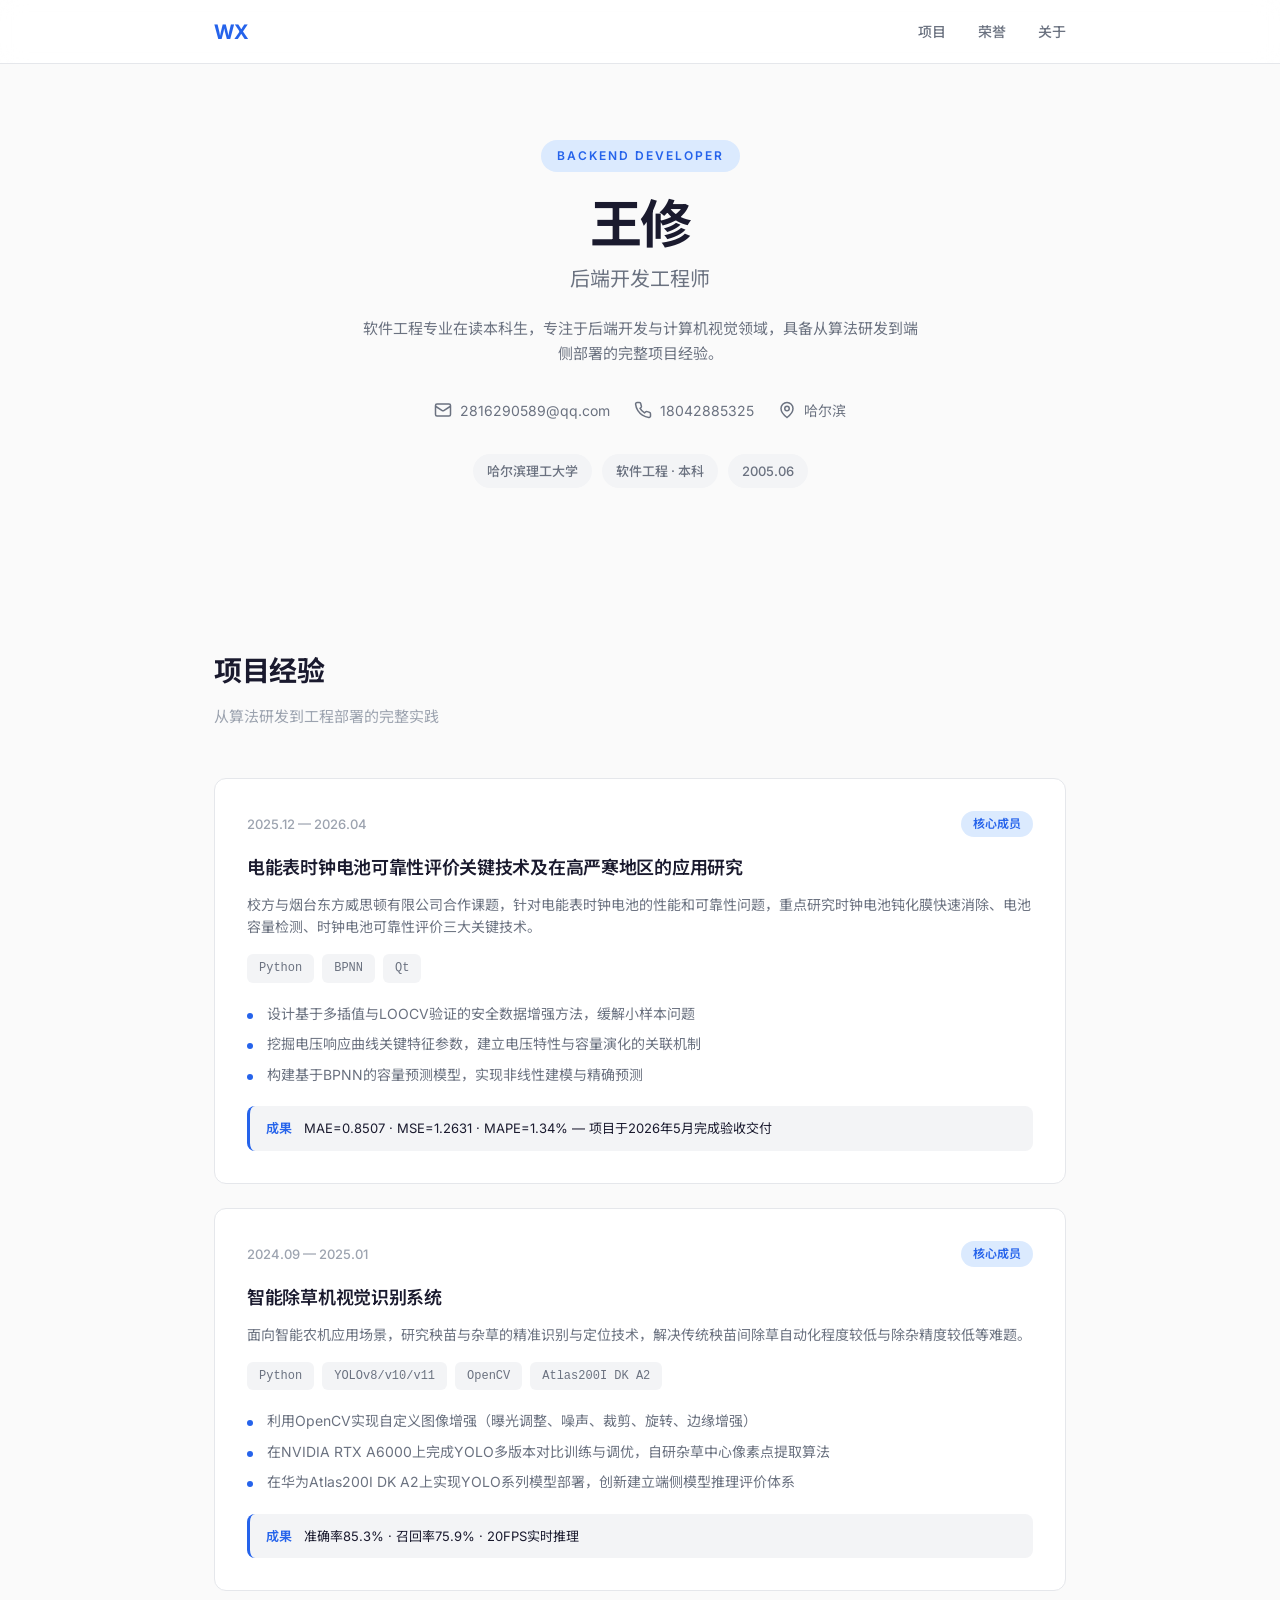
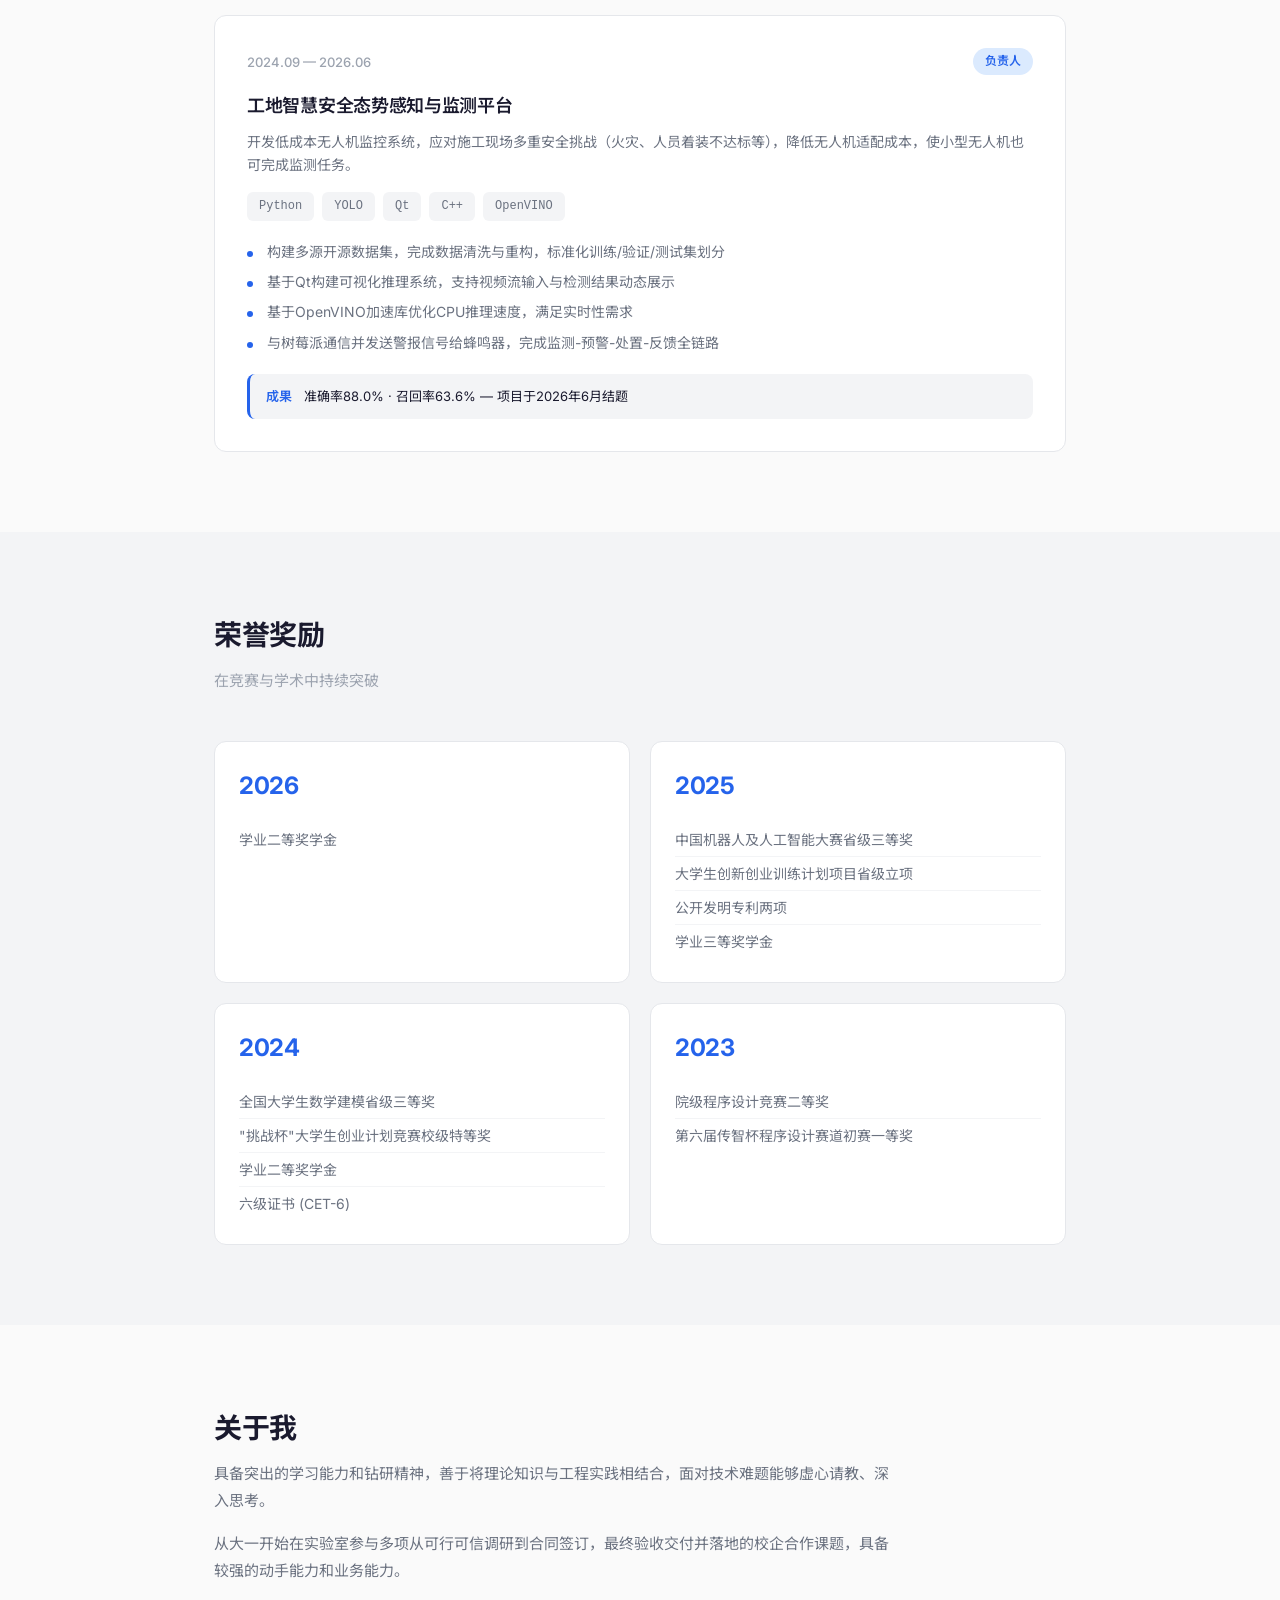
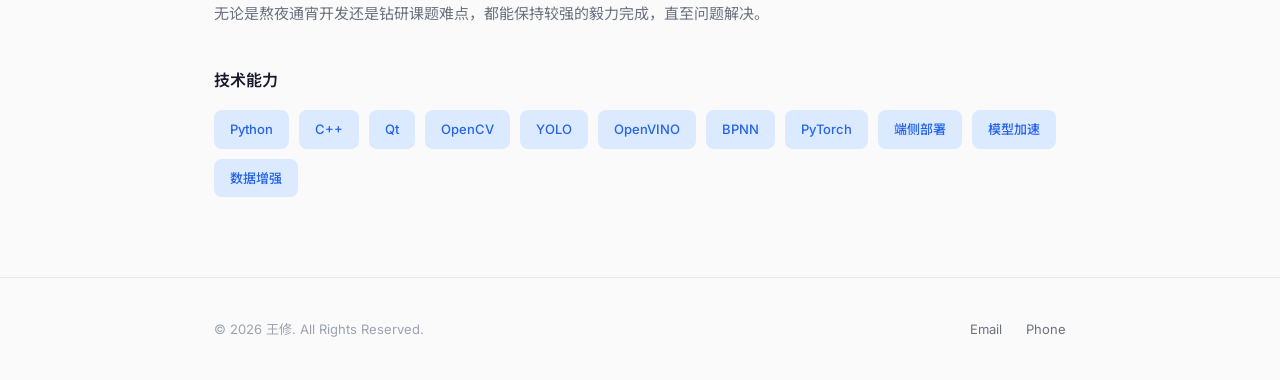
<file: test/output/index.html>
<!DOCTYPE html>
<html lang="zh-CN">
<head>
    <meta charset="UTF-8">
    <meta name="viewport" content="width=device-width, initial-scale=1.0">
    <title>王修 - 个人主页</title>
    <link rel="stylesheet" href="css/style.css">
    <link rel="preconnect" href="https://fonts.googleapis.com">
    <link rel="preconnect" href="https://fonts.gstatic.com" crossorigin>
    <link href="https://fonts.googleapis.com/css2?family=Inter:wght@300;400;500;600;700&family=Noto+Sans+SC:wght@300;400;500;600;700&display=swap" rel="stylesheet">
</head>
<body>

<nav class="navbar">
    <div class="container nav-inner">
        <a href="#hero" class="nav-logo">WX</a>
        <ul class="nav-links">
            <li><a href="#projects">项目</a></li>
            <li><a href="#honors">荣誉</a></li>
            <li><a href="#about">关于</a></li>
        </ul>
        <button class="nav-toggle" aria-label="Toggle menu">
            <span></span><span></span><span></span>
        </button>
    </div>
</nav>

<section id="hero" class="hero">
    <div class="container">
        <div class="hero-tag">Backend Developer</div>
        <h1 class="hero-name">王修</h1>
        <p class="hero-title">后端开发工程师</p>
        <p class="hero-bio">软件工程专业在读本科生，专注于后端开发与计算机视觉领域，具备从算法研发到端侧部署的完整项目经验。</p>
        <div class="hero-contact">
            <a href="mailto:2816290589@qq.com" class="contact-item">
                <svg width="18" height="18" viewBox="0 0 24 24" fill="none" stroke="currentColor" stroke-width="2"><rect x="2" y="4" width="20" height="16" rx="2"/><path d="m22 7-8.97 5.7a1.94 1.94 0 0 1-2.06 0L2 7"/></svg>
                2816290589@qq.com
            </a>
            <a href="tel:18042885325" class="contact-item">
                <svg width="18" height="18" viewBox="0 0 24 24" fill="none" stroke="currentColor" stroke-width="2"><path d="M22 16.92v3a2 2 0 0 1-2.18 2 19.79 19.79 0 0 1-8.63-3.07 19.5 19.5 0 0 1-6-6 19.79 19.79 0 0 1-3.07-8.67A2 2 0 0 1 4.11 2h3a2 2 0 0 1 2 1.72 12.84 12.84 0 0 0 .7 2.81 2 2 0 0 1-.45 2.11L8.09 9.91a16 16 0 0 0 6 6l1.27-1.27a2 2 0 0 1 2.11-.45 12.84 12.84 0 0 0 2.81.7A2 2 0 0 1 22 16.92z"/></svg>
                18042885325
            </a>
            <span class="contact-item">
                <svg width="18" height="18" viewBox="0 0 24 24" fill="none" stroke="currentColor" stroke-width="2"><path d="M20 10c0 6-8 12-8 12s-8-6-8-12a8 8 0 0 1 16 0Z"/><circle cx="12" cy="10" r="3"/></svg>
                哈尔滨
            </span>
        </div>
        <div class="hero-meta">
            <span class="meta-badge">哈尔滨理工大学</span>
            <span class="meta-badge">软件工程 · 本科</span>
            <span class="meta-badge">2005.06</span>
        </div>
    </div>
</section>

<section id="projects" class="section">
    <div class="container">
        <h2 class="section-title">项目经验</h2>
        <p class="section-subtitle">从算法研发到工程部署的完整实践</p>

        <div class="projects-grid">
            <article class="project-card">
                <div class="project-header">
                    <span class="project-period">2025.12 — 2026.04</span>
                    <span class="project-role">核心成员</span>
                </div>
                <h3 class="project-name">电能表时钟电池可靠性评价关键技术及在高严寒地区的应用研究</h3>
                <p class="project-bg">校方与烟台东方威思顿有限公司合作课题，针对电能表时钟电池的性能和可靠性问题，重点研究时钟电池钝化膜快速消除、电池容量检测、时钟电池可靠性评价三大关键技术。</p>
                <div class="project-tech">
                    <span>Python</span><span>BPNN</span><span>Qt</span>
                </div>
                <ul class="project-details">
                    <li>设计基于多插值与LOOCV验证的安全数据增强方法，缓解小样本问题</li>
                    <li>挖掘电压响应曲线关键特征参数，建立电压特性与容量演化的关联机制</li>
                    <li>构建基于BPNN的容量预测模型，实现非线性建模与精确预测</li>
                </ul>
                <div class="project-result">
                    <span class="result-label">成果</span>
                    MAE=0.8507 · MSE=1.2631 · MAPE=1.34% — 项目于2026年5月完成验收交付
                </div>
            </article>

            <article class="project-card">
                <div class="project-header">
                    <span class="project-period">2024.09 — 2025.01</span>
                    <span class="project-role">核心成员</span>
                </div>
                <h3 class="project-name">智能除草机视觉识别系统</h3>
                <p class="project-bg">面向智能农机应用场景，研究秧苗与杂草的精准识别与定位技术，解决传统秧苗间除草自动化程度较低与除杂精度较低等难题。</p>
                <div class="project-tech">
                    <span>Python</span><span>YOLOv8/v10/v11</span><span>OpenCV</span><span>Atlas200I DK A2</span>
                </div>
                <ul class="project-details">
                    <li>利用OpenCV实现自定义图像增强（曝光调整、噪声、裁剪、旋转、边缘增强）</li>
                    <li>在NVIDIA RTX A6000上完成YOLO多版本对比训练与调优，自研杂草中心像素点提取算法</li>
                    <li>在华为Atlas200I DK A2上实现YOLO系列模型部署，创新建立端侧模型推理评价体系</li>
                </ul>
                <div class="project-result">
                    <span class="result-label">成果</span>
                    准确率85.3% · 召回率75.9% · 20FPS实时推理
                </div>
            </article>

            <article class="project-card">
                <div class="project-header">
                    <span class="project-period">2024.09 — 2026.06</span>
                    <span class="project-role">负责人</span>
                </div>
                <h3 class="project-name">工地智慧安全态势感知与监测平台</h3>
                <p class="project-bg">开发低成本无人机监控系统，应对施工现场多重安全挑战（火灾、人员着装不达标等），降低无人机适配成本，使小型无人机也可完成监测任务。</p>
                <div class="project-tech">
                    <span>Python</span><span>YOLO</span><span>Qt</span><span>C++</span><span>OpenVINO</span>
                </div>
                <ul class="project-details">
                    <li>构建多源开源数据集，完成数据清洗与重构，标准化训练/验证/测试集划分</li>
                    <li>基于Qt构建可视化推理系统，支持视频流输入与检测结果动态展示</li>
                    <li>基于OpenVINO加速库优化CPU推理速度，满足实时性需求</li>
                    <li>与树莓派通信并发送警报信号给蜂鸣器，完成监测-预警-处置-反馈全链路</li>
                </ul>
                <div class="project-result">
                    <span class="result-label">成果</span>
                    准确率88.0% · 召回率63.6% — 项目于2026年6月结题
                </div>
            </article>
        </div>
    </div>
</section>

<section id="honors" class="section section-alt">
    <div class="container">
        <h2 class="section-title">荣誉奖励</h2>
        <p class="section-subtitle">在竞赛与学术中持续突破</p>

        <div class="honors-grid">
            <div class="honor-card">
                <div class="honor-year">2026</div>
                <span class="honor-item">学业二等奖学金</span>
            </div>
            <div class="honor-card">
                <div class="honor-year">2025</div>
                <span class="honor-item">中国机器人及人工智能大赛省级三等奖</span>
                <span class="honor-item">大学生创新创业训练计划项目省级立项</span>
                <span class="honor-item">公开发明专利两项</span>
                <span class="honor-item">学业三等奖学金</span>
            </div>
            <div class="honor-card">
                <div class="honor-year">2024</div>
                <span class="honor-item">全国大学生数学建模省级三等奖</span>
                <span class="honor-item">"挑战杯"大学生创业计划竞赛校级特等奖</span>
                <span class="honor-item">学业二等奖学金</span>
                <span class="honor-item">六级证书 (CET-6)</span>
            </div>
            <div class="honor-card">
                <div class="honor-year">2023</div>
                <span class="honor-item">院级程序设计竞赛二等奖</span>
                <span class="honor-item">第六届传智杯程序设计赛道初赛一等奖</span>
            </div>
        </div>
    </div>
</section>

<section id="about" class="section">
    <div class="container">
        <h2 class="section-title">关于我</h2>
        <div class="about-content">
            <p>具备突出的学习能力和钻研精神，善于将理论知识与工程实践相结合，面对技术难题能够虚心请教、深入思考。</p>
            <p>从大一开始在实验室参与多项从可行可信调研到合同签订，最终验收交付并落地的校企合作课题，具备较强的动手能力和业务能力。</p>
            <p>无论是熬夜通宵开发还是钻研课题难点，都能保持较强的毅力完成，直至问题解决。</p>
        </div>

        <div class="skill-tags">
            <h3 class="skill-tags-title">技术能力</h3>
            <div class="tags">
                <span class="tag">Python</span>
                <span class="tag">C++</span>
                <span class="tag">Qt</span>
                <span class="tag">OpenCV</span>
                <span class="tag">YOLO</span>
                <span class="tag">OpenVINO</span>
                <span class="tag">BPNN</span>
                <span class="tag">PyTorch</span>
                <span class="tag">端侧部署</span>
                <span class="tag">模型加速</span>
                <span class="tag">数据增强</span>
            </div>
        </div>
    </div>
</section>

<footer class="footer">
    <div class="container">
        <p>&copy; 2026 王修. All Rights Reserved.</p>
        <div class="footer-links">
            <a href="mailto:2816290589@qq.com">Email</a>
            <a href="tel:18042885325">Phone</a>
        </div>
    </div>
</footer>

<script src="js/main.js"></script>
</body>
</html>
</file>
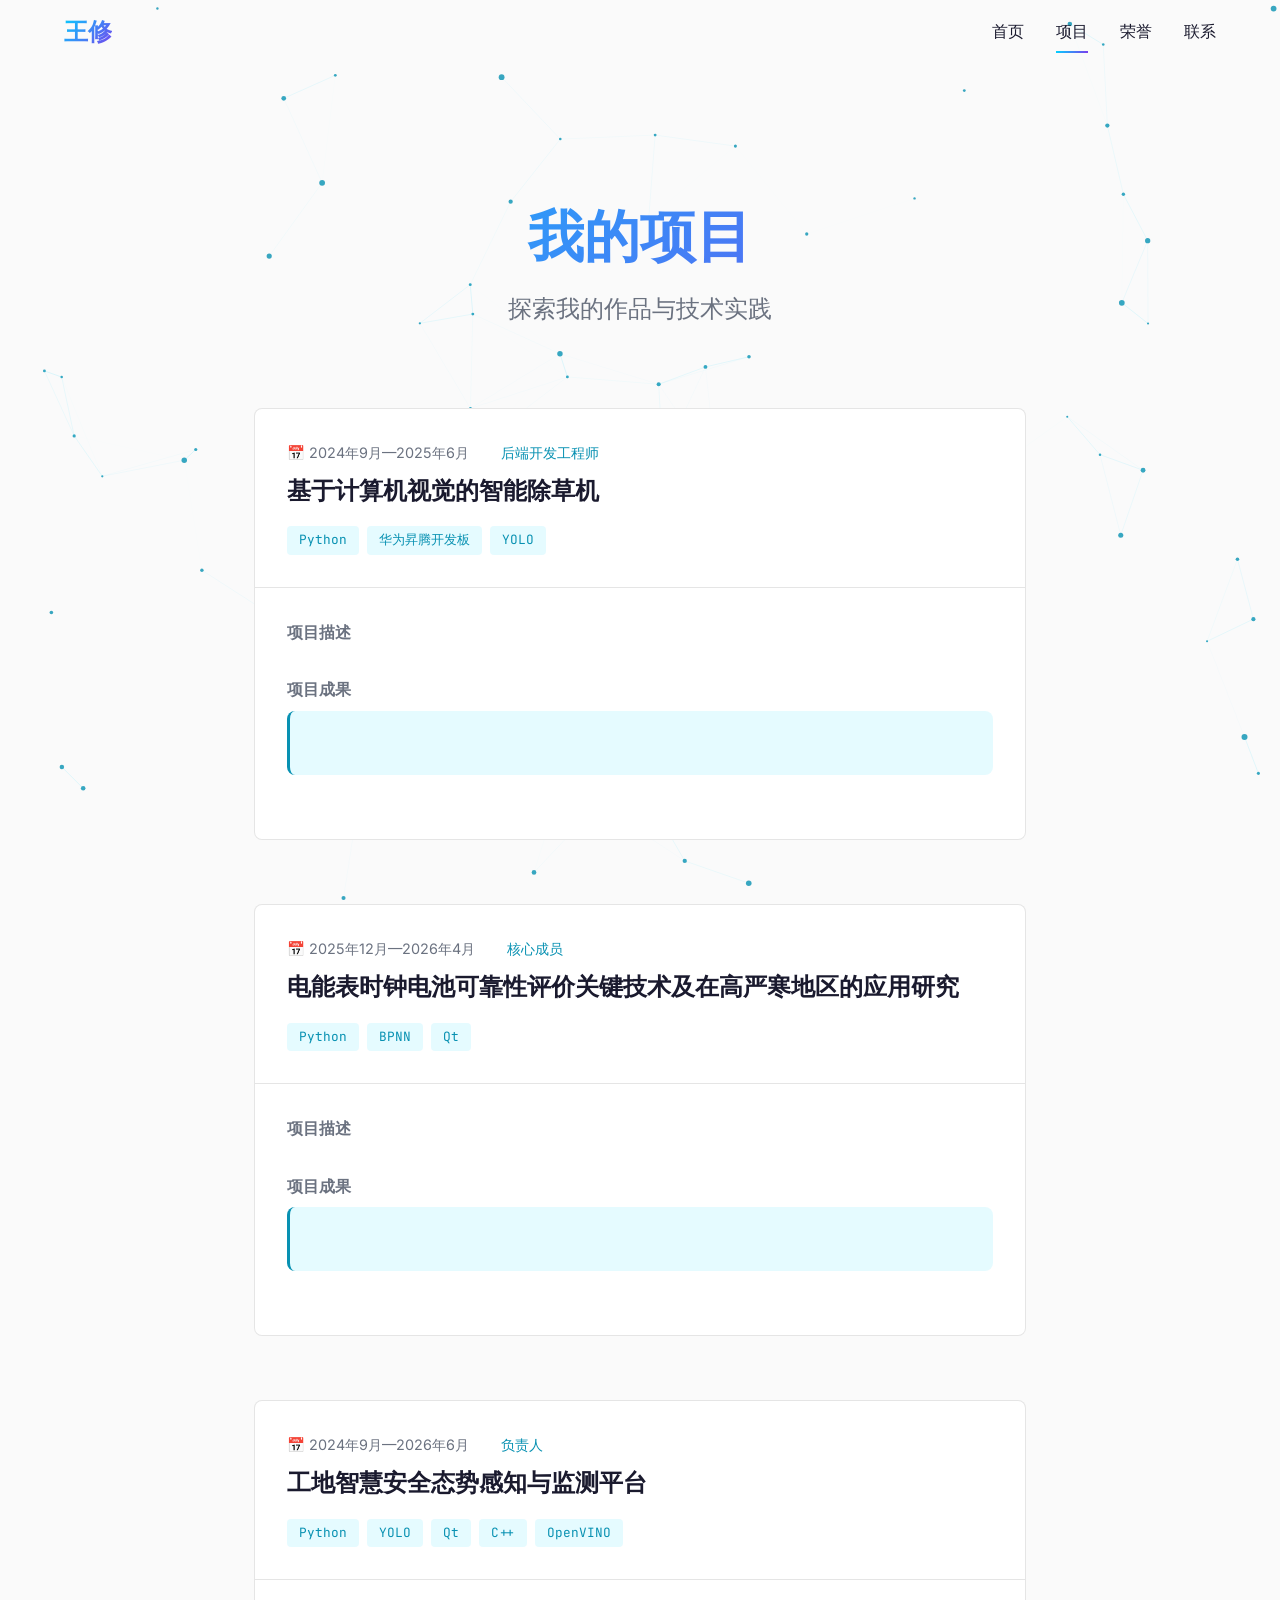
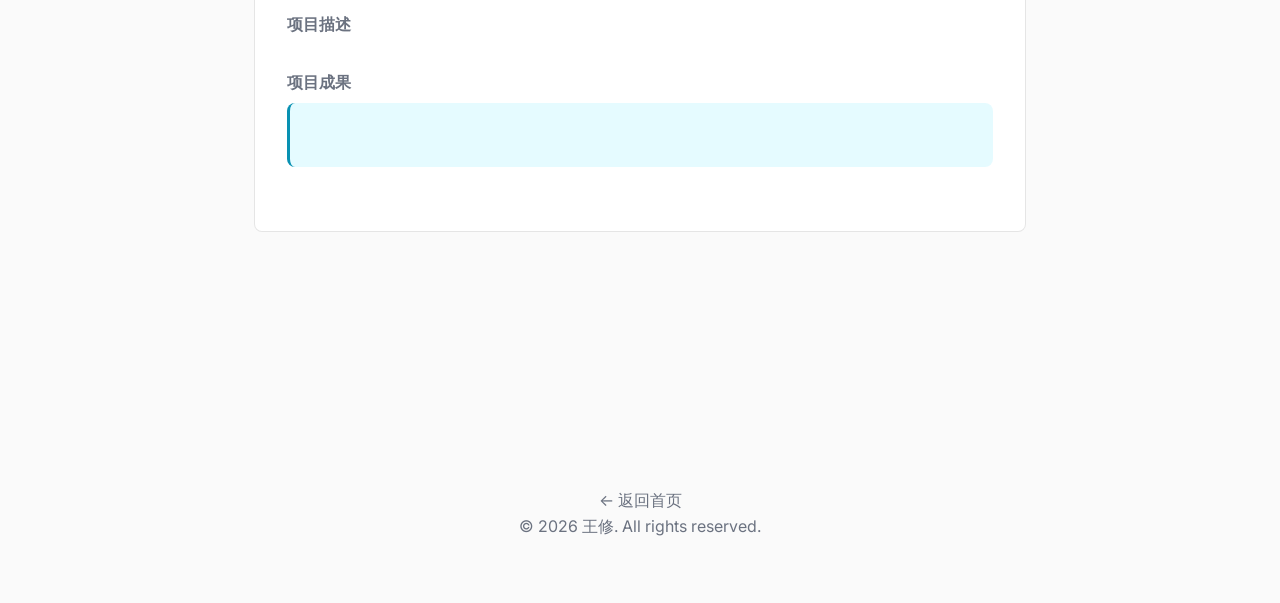
<file: my_homepage/projects.html>
<!DOCTYPE html>
<html lang="zh-CN">
<head>
  <meta charset="UTF-8">
  <meta name="viewport" content="width=device-width, initial-scale=1.0">
  <title>项目作品 - 王修</title>
  <link rel="stylesheet" href="css/themes.css">
  <link rel="stylesheet" href="css/style.css">
  <link rel="stylesheet" href="css/animations.css">
</head>
<body>
  <canvas id="particles-canvas" style="position: fixed; top: 0; left: 0; width: 100%; height: 100%; z-index: 0; pointer-events: none;"></canvas>

  <nav class="nav">
    <a href="index.html" class="nav-logo">王修</a>
    <div class="nav-links">
      <a href="index.html" class="nav-link">首页</a>
      <a href="projects.html" class="nav-link active">项目</a>
      <a href="honors.html" class="nav-link">荣誉</a>
      <a href="index.html#contact" class="nav-link">联系</a>
    </div>
  </nav>

  <section class="projects-header">
    <h1 class="hero-title scroll-animate">我的项目</h1>
    <p class="hero-subtitle scroll-animate stagger-1">探索我的作品与技术实践</p>
  </section>

  <section class="projects-container">
      <div class="project-detail-card scroll-animate">
        <div class="project-header">
          <div class="project-meta">
            <span>📅 2024年9月—2025年6月</span>
            <span class="project-role">后端开发工程师</span>
          </div>
          <h2 class="project-title-large">基于计算机视觉的智能除草机</h2>
          <div class="project-tech-stack">
            <span class="project-tag">Python</span><span class="project-tag">华为昇腾开发板</span><span class="project-tag">YOLO</span>
          </div>
        </div>
        <div class="project-body">
          <div class="project-section">
            <h3 class="project-section-title">项目描述</h3>
            <p class="project-section-content"></p>
          </div>
          <div class="project-section">
            <h3 class="project-section-title">项目成果</h3>
            <div class="project-result-box">
              <p></p>
            </div>
          </div>
        </div>
      </div>
      <div class="project-detail-card scroll-animate">
        <div class="project-header">
          <div class="project-meta">
            <span>📅 2025年12月—2026年4月</span>
            <span class="project-role">核心成员</span>
          </div>
          <h2 class="project-title-large">电能表时钟电池可靠性评价关键技术及在高严寒地区的应用研究</h2>
          <div class="project-tech-stack">
            <span class="project-tag">Python</span><span class="project-tag">BPNN</span><span class="project-tag">Qt</span>
          </div>
        </div>
        <div class="project-body">
          <div class="project-section">
            <h3 class="project-section-title">项目描述</h3>
            <p class="project-section-content"></p>
          </div>
          <div class="project-section">
            <h3 class="project-section-title">项目成果</h3>
            <div class="project-result-box">
              <p></p>
            </div>
          </div>
        </div>
      </div>
      <div class="project-detail-card scroll-animate">
        <div class="project-header">
          <div class="project-meta">
            <span>📅 2024年9月—2026年6月</span>
            <span class="project-role">负责人</span>
          </div>
          <h2 class="project-title-large">工地智慧安全态势感知与监测平台</h2>
          <div class="project-tech-stack">
            <span class="project-tag">Python</span><span class="project-tag">YOLO</span><span class="project-tag">Qt</span><span class="project-tag">C++</span><span class="project-tag">OpenVINO</span>
          </div>
        </div>
        <div class="project-body">
          <div class="project-section">
            <h3 class="project-section-title">项目描述</h3>
            <p class="project-section-content"></p>
          </div>
          <div class="project-section">
            <h3 class="project-section-title">项目成果</h3>
            <div class="project-result-box">
              <p></p>
            </div>
          </div>
        </div>
      </div>
  </section>

  <footer style="text-align: center; padding: var(--spacing-lg); color: var(--color-text-secondary);">
    <a href="index.html">← 返回首页</a>
    <p>&copy; 2026 王修. All rights reserved.</p>
  </footer>

  <script type="module" src="js/main.js"></script>
</body>
</html>
</file>
<file: test/output/css/style.css>
*, *::before, *::after {
    margin: 0;
    padding: 0;
    box-sizing: border-box;
}

:root {
    --bg: #fafafa;
    --bg-alt: #f3f4f6;
    --surface: #ffffff;
    --text: #1a1a2e;
    --text-secondary: #6b7280;
    --text-tertiary: #9ca3af;
    --accent: #2563eb;
    --accent-light: #dbeafe;
    --border: #e5e7eb;
    --border-light: #f3f4f6;
    --shadow-sm: 0 1px 2px rgba(0,0,0,0.05);
    --shadow-md: 0 4px 6px -1px rgba(0,0,0,0.07), 0 2px 4px -2px rgba(0,0,0,0.05);
    --shadow-lg: 0 10px 15px -3px rgba(0,0,0,0.08), 0 4px 6px -4px rgba(0,0,0,0.04);
    --radius: 12px;
    --radius-sm: 8px;
    --max-width: 900px;
    --nav-height: 64px;
}

html {
    scroll-behavior: smooth;
    scroll-padding-top: var(--nav-height);
}

body {
    font-family: 'Inter', 'Noto Sans SC', -apple-system, BlinkMacSystemFont, sans-serif;
    background: var(--bg);
    color: var(--text);
    line-height: 1.7;
    font-size: 15px;
    -webkit-font-smoothing: antialiased;
    -moz-osx-font-smoothing: grayscale;
}

.container {
    max-width: var(--max-width);
    margin: 0 auto;
    padding: 0 24px;
}

.navbar {
    position: fixed;
    top: 0;
    left: 0;
    right: 0;
    height: var(--nav-height);
    background: rgba(255,255,255,0.85);
    backdrop-filter: blur(12px);
    -webkit-backdrop-filter: blur(12px);
    border-bottom: 1px solid var(--border);
    z-index: 100;
    transition: box-shadow 0.3s;
}

.navbar.scrolled {
    box-shadow: var(--shadow-sm);
}

.nav-inner {
    display: flex;
    align-items: center;
    justify-content: space-between;
    height: 100%;
}

.nav-logo {
    font-size: 20px;
    font-weight: 700;
    color: var(--accent);
    text-decoration: none;
    letter-spacing: -0.5px;
}

.nav-links {
    display: flex;
    list-style: none;
    gap: 32px;
}

.nav-links a {
    text-decoration: none;
    color: var(--text-secondary);
    font-size: 14px;
    font-weight: 500;
    transition: color 0.2s;
}

.nav-links a:hover {
    color: var(--accent);
}

.nav-toggle {
    display: none;
    flex-direction: column;
    gap: 5px;
    background: none;
    border: none;
    cursor: pointer;
    padding: 4px;
}

.nav-toggle span {
    width: 22px;
    height: 2px;
    background: var(--text);
    border-radius: 2px;
    transition: all 0.3s;
}

.nav-toggle.active span:nth-child(1) {
    transform: rotate(45deg) translate(5px, 5px);
}

.nav-toggle.active span:nth-child(2) {
    opacity: 0;
}

.nav-toggle.active span:nth-child(3) {
    transform: rotate(-45deg) translate(5px, -5px);
}

.hero {
    padding: 140px 0 80px;
    text-align: center;
}

.hero-tag {
    display: inline-block;
    font-size: 12px;
    font-weight: 600;
    letter-spacing: 2px;
    text-transform: uppercase;
    color: var(--accent);
    background: var(--accent-light);
    padding: 6px 16px;
    border-radius: 20px;
    margin-bottom: 24px;
}

.hero-name {
    font-size: 52px;
    font-weight: 700;
    letter-spacing: -2px;
    color: var(--text);
    margin-bottom: 8px;
    line-height: 1.1;
}

.hero-title {
    font-size: 20px;
    font-weight: 400;
    color: var(--text-secondary);
    margin-bottom: 20px;
}

.hero-bio {
    font-size: 15px;
    color: var(--text-secondary);
    max-width: 560px;
    margin: 0 auto 32px;
    line-height: 1.7;
}

.hero-contact {
    display: flex;
    justify-content: center;
    flex-wrap: wrap;
    gap: 24px;
    margin-bottom: 32px;
}

.contact-item {
    display: inline-flex;
    align-items: center;
    gap: 8px;
    color: var(--text-secondary);
    text-decoration: none;
    font-size: 14px;
    transition: color 0.2s;
}

a.contact-item:hover {
    color: var(--accent);
}

.hero-meta {
    display: flex;
    justify-content: center;
    flex-wrap: wrap;
    gap: 10px;
}

.meta-badge {
    font-size: 13px;
    color: var(--text-secondary);
    background: var(--bg-alt);
    padding: 6px 14px;
    border-radius: 20px;
    font-weight: 500;
}

.section {
    padding: 80px 0;
}

.section-alt {
    background: var(--bg-alt);
}

.section-title {
    font-size: 28px;
    font-weight: 700;
    letter-spacing: -0.5px;
    margin-bottom: 8px;
    color: var(--text);
}

.section-subtitle {
    font-size: 15px;
    color: var(--text-tertiary);
    margin-bottom: 48px;
}

.projects-grid {
    display: flex;
    flex-direction: column;
    gap: 24px;
}

.project-card {
    background: var(--surface);
    border: 1px solid var(--border);
    border-radius: var(--radius);
    padding: 32px;
    transition: box-shadow 0.3s, transform 0.3s;
}

.project-card:hover {
    box-shadow: var(--shadow-lg);
    transform: translateY(-2px);
}

.project-header {
    display: flex;
    justify-content: space-between;
    align-items: center;
    margin-bottom: 16px;
}

.project-period {
    font-size: 13px;
    color: var(--text-tertiary);
    font-weight: 500;
}

.project-role {
    font-size: 12px;
    font-weight: 600;
    color: var(--accent);
    background: var(--accent-light);
    padding: 3px 12px;
    border-radius: 20px;
}

.project-name {
    font-size: 18px;
    font-weight: 600;
    color: var(--text);
    margin-bottom: 10px;
    letter-spacing: -0.3px;
}

.project-bg {
    font-size: 14px;
    color: var(--text-secondary);
    margin-bottom: 16px;
    line-height: 1.6;
}

.project-tech {
    display: flex;
    flex-wrap: wrap;
    gap: 8px;
    margin-bottom: 20px;
}

.project-tech span {
    font-size: 12px;
    font-weight: 500;
    color: var(--text-secondary);
    background: var(--bg-alt);
    padding: 4px 12px;
    border-radius: 6px;
    font-family: 'SF Mono', 'Fira Code', 'Consolas', monospace;
}

.project-details {
    list-style: none;
    padding: 0;
    margin-bottom: 20px;
}

.project-details li {
    position: relative;
    padding-left: 20px;
    font-size: 14px;
    color: var(--text-secondary);
    margin-bottom: 8px;
    line-height: 1.6;
}

.project-details li::before {
    content: '';
    position: absolute;
    left: 0;
    top: 10px;
    width: 6px;
    height: 6px;
    background: var(--accent);
    border-radius: 50%;
}

.project-result {
    font-size: 13px;
    color: var(--text);
    background: var(--bg-alt);
    padding: 12px 16px;
    border-radius: var(--radius-sm);
    line-height: 1.6;
    border-left: 3px solid var(--accent);
}

.result-label {
    font-weight: 600;
    color: var(--accent);
    margin-right: 8px;
}

.honors-grid {
    display: grid;
    grid-template-columns: repeat(2, 1fr);
    gap: 20px;
}

.honor-card {
    background: var(--surface);
    border: 1px solid var(--border);
    border-radius: var(--radius);
    padding: 24px;
}

.honor-year {
    font-size: 24px;
    font-weight: 700;
    color: var(--accent);
    margin-bottom: 16px;
    letter-spacing: -0.5px;
}

.honor-item {
    display: block;
    font-size: 14px;
    color: var(--text-secondary);
    padding: 6px 0;
    border-bottom: 1px solid var(--border-light);
    line-height: 1.5;
}

.honor-item:last-child {
    border-bottom: none;
}

.about-content {
    max-width: 680px;
}

.about-content p {
    font-size: 15px;
    color: var(--text-secondary);
    margin-bottom: 16px;
    line-height: 1.8;
}

.skill-tags {
    margin-top: 40px;
}

.skill-tags-title {
    font-size: 16px;
    font-weight: 600;
    color: var(--text);
    margin-bottom: 16px;
}

.tags {
    display: flex;
    flex-wrap: wrap;
    gap: 10px;
}

.tag {
    font-size: 13px;
    font-weight: 500;
    color: var(--accent);
    background: var(--accent-light);
    padding: 8px 16px;
    border-radius: 8px;
    transition: background 0.2s, transform 0.2s;
    cursor: default;
}

.tag:hover {
    background: #bfdbfe;
    transform: translateY(-1px);
}

.footer {
    padding: 40px 0;
    border-top: 1px solid var(--border);
    text-align: center;
}

.footer .container {
    display: flex;
    justify-content: space-between;
    align-items: center;
}

.footer p {
    font-size: 13px;
    color: var(--text-tertiary);
}

.footer-links {
    display: flex;
    gap: 24px;
}

.footer-links a {
    font-size: 13px;
    color: var(--text-secondary);
    text-decoration: none;
    transition: color 0.2s;
}

.footer-links a:hover {
    color: var(--accent);
}

@media (max-width: 768px) {
    .hero {
        padding: 120px 0 60px;
    }

    .hero-name {
        font-size: 38px;
    }

    .hero-title {
        font-size: 17px;
    }

    .section {
        padding: 60px 0;
    }

    .section-title {
        font-size: 24px;
    }

    .project-card {
        padding: 24px;
    }

    .honors-grid {
        grid-template-columns: 1fr;
    }

    .nav-links {
        position: fixed;
        top: var(--nav-height);
        left: 0;
        right: 0;
        background: var(--surface);
        flex-direction: column;
        gap: 0;
        padding: 16px 24px;
        border-bottom: 1px solid var(--border);
        transform: translateY(-110%);
        opacity: 0;
        transition: all 0.3s;
        box-shadow: var(--shadow-md);
    }

    .nav-links.active {
        transform: translateY(0);
        opacity: 1;
    }

    .nav-links a {
        display: block;
        padding: 12px 0;
        font-size: 15px;
    }

    .nav-toggle {
        display: flex;
    }

    .footer .container {
        flex-direction: column;
        gap: 12px;
    }
}

@media (max-width: 480px) {
    .hero-name {
        font-size: 32px;
    }

    .hero-contact {
        flex-direction: column;
        align-items: center;
        gap: 14px;
    }

    .project-header {
        flex-direction: column;
        align-items: flex-start;
        gap: 8px;
    }

    .project-name {
        font-size: 16px;
    }
}

.fade-in {
    opacity: 0;
    transform: translateY(20px);
    transition: opacity 0.6s ease-out, transform 0.6s ease-out;
}

.fade-in.visible {
    opacity: 1;
    transform: translateY(0);
}
</file>
<file: my_homepage/css/themes.css>
:root {
  --color-bg-primary: #0a0a0f;
  --color-bg-secondary: #1a1a2e;
  --color-text-primary: #ffffff;
  --color-text-secondary: #a0a0a0;
  --color-accent: #00d4ff;
  --gradient-primary: linear-gradient(135deg, #00d4ff 0%, #7c3aed 100%);
  --spacing-xs: 8px;
  --spacing-sm: 16px;
  --spacing-md: 32px;
  --spacing-lg: 64px;
  --spacing-xl: 128px;
  --font-heading: 'Inter', sans-serif;
  --font-body: 'Inter', sans-serif;
  --font-code: 'JetBrains Mono', monospace;
  --transition-fast: 0.2s ease;
  --transition-normal: 0.3s ease;
  --shadow-lg: 0 20px 40px rgba(0, 212, 255, 0.3);
  --border-radius-sm: 4px;
  --border-radius-md: 8px;
  --nav-height: 64px;
}

[data-theme="light"] {
  --color-bg-primary: #fafafa;
  --color-bg-secondary: #ffffff;
  --color-text-primary: #1a1a2e;
  --color-text-secondary: #6b7280;
  --color-accent: #0891b2;
}
</file>
<file: my_homepage/css/style.css>
@import url('https://fonts.googleapis.com/css2?family=Inter:wght@300;400;500;600;700&family=JetBrains+Mono:wght@400;500&display=swap');

* {
  margin: 0;
  padding: 0;
  box-sizing: border-box;
}

html {
  scroll-behavior: smooth;
}

body {
  font-family: var(--font-body);
  background-color: var(--color-bg-primary);
  color: var(--color-text-primary);
  line-height: 1.6;
  overflow-x: hidden;
  transition: background-color var(--transition-normal), color var(--transition-normal);
}

a {
  color: inherit;
  text-decoration: none;
  transition: color var(--transition-fast);
}

a:hover {
  color: var(--color-accent);
}

img {
  max-width: 100%;
  height: auto;
  display: block;
}

button {
  font-family: inherit;
  cursor: pointer;
  border: none;
  background: none;
}

ul, ol {
  list-style: none;
}

.nav {
  position: fixed;
  top: 0;
  left: 0;
  right: 0;
  height: var(--nav-height);
  display: flex;
  align-items: center;
  justify-content: space-between;
  padding: 0 var(--spacing-lg);
  z-index: 1000;
  background: transparent;
  transition: background-color var(--transition-normal), backdrop-filter var(--transition-normal);
}

.nav.scrolled {
  background: rgba(10, 10, 15, 0.9);
  backdrop-filter: blur(10px);
  -webkit-backdrop-filter: blur(10px);
}

[data-theme="light"] .nav.scrolled {
  background: rgba(250, 250, 250, 0.9);
}

.nav-logo {
  font-size: 1.5rem;
  font-weight: 700;
  background: var(--gradient-primary);
  -webkit-background-clip: text;
  -webkit-text-fill-color: transparent;
  background-clip: text;
}

.nav-links {
  display: flex;
  align-items: center;
  gap: var(--spacing-md);
}

.nav-link {
  position: relative;
  padding: var(--spacing-xs) 0;
  font-weight: 500;
}

.nav-link::after {
  content: '';
  position: absolute;
  bottom: 0;
  left: 0;
  width: 0;
  height: 2px;
  background: var(--gradient-primary);
  transition: width var(--transition-normal);
}

.nav-link:hover::after,
.nav-link.active::after {
  width: 100%;
}

.theme-toggle {
  width: 40px;
  height: 40px;
  border-radius: 50%;
  display: flex;
  align-items: center;
  justify-content: center;
  color: var(--color-text-primary);
  transition: all var(--transition-fast);
}

.theme-toggle:hover {
  color: var(--color-accent);
  transform: scale(1.1);
}

.theme-toggle svg {
  width: 20px;
  height: 20px;
}

.hero {
  position: relative;
  min-height: 100vh;
  display: flex;
  flex-direction: column;
  align-items: center;
  justify-content: center;
  padding: var(--spacing-xl) var(--spacing-lg);
  text-align: center;
}

.hero-content {
  position: relative;
  z-index: 1;
}

.hero-title {
  font-size: 3.5rem;
  font-weight: 700;
  margin-bottom: var(--spacing-xs);
  background: var(--gradient-primary);
  -webkit-background-clip: text;
  -webkit-text-fill-color: transparent;
  background-clip: text;
}

.hero-subtitle {
  font-size: 1.5rem;
  color: var(--color-text-secondary);
  margin-bottom: var(--spacing-sm);
}

.hero-description {
  font-size: 1.125rem;
  color: var(--color-text-secondary);
  max-width: 600px;
  margin-bottom: var(--spacing-md);
}

.hero-social {
  display: flex;
  gap: var(--spacing-sm);
  margin-bottom: var(--spacing-lg);
}

.social-link {
  width: 48px;
  height: 48px;
  border-radius: 50%;
  display: flex;
  align-items: center;
  justify-content: center;
  border: 1px solid var(--color-text-secondary);
  color: var(--color-text-secondary);
  transition: all var(--transition-fast);
}

.social-link:hover {
  color: var(--color-accent);
  border-color: var(--color-accent);
  transform: scale(1.1);
}

.section {
  padding: var(--spacing-xl) var(--spacing-lg);
  max-width: 1200px;
  margin: 0 auto;
}

.section-title {
  font-size: 2rem;
  font-weight: 700;
  margin-bottom: var(--spacing-md);
  position: relative;
  display: inline-block;
}

.section-title::after {
  content: '';
  position: absolute;
  bottom: -8px;
  left: 0;
  width: 60px;
  height: 3px;
  background: var(--gradient-primary);
}

.projects-grid {
  display: grid;
  grid-template-columns: repeat(auto-fit, minmax(300px, 1fr));
  gap: var(--spacing-md);
  margin-top: var(--spacing-lg);
}

.project-card {
  background: var(--color-bg-secondary);
  border-radius: var(--border-radius-md);
  overflow: hidden;
  border: 1px solid rgba(255, 255, 255, 0.1);
  transition: all var(--transition-normal);
}

[data-theme="light"] .project-card {
  border: 1px solid rgba(0, 0, 0, 0.1);
}

.project-card:hover {
  transform: translateY(-8px);
  box-shadow: var(--shadow-lg);
  border-color: rgba(0, 212, 255, 0.5);
}

.project-image {
  width: 100%;
  height: 200px;
  object-fit: cover;
  background: var(--color-bg-primary);
}

.project-content {
  padding: var(--spacing-md);
}

.project-title {
  font-size: 1.25rem;
  font-weight: 600;
  margin-bottom: var(--spacing-xs);
}

.project-description {
  color: var(--color-text-secondary);
  font-size: 0.9rem;
  margin-bottom: var(--spacing-sm);
}

.project-tags {
  display: flex;
  flex-wrap: wrap;
  gap: var(--spacing-xs);
  margin-bottom: var(--spacing-sm);
}

.project-tag {
  padding: 4px 12px;
  background: rgba(0, 212, 255, 0.1);
  border-radius: var(--border-radius-sm);
  font-size: 0.8rem;
  font-family: var(--font-code);
  color: var(--color-accent);
  transition: all var(--transition-fast);
}

.project-tag:hover {
  background: rgba(0, 212, 255, 0.2);
}

.project-link {
  display: inline-flex;
  align-items: center;
  gap: var(--spacing-xs);
  color: var(--color-accent);
  font-weight: 500;
  transition: gap var(--transition-fast);
}

.project-link:hover {
  gap: var(--spacing-sm);
}

.skills-section {
  padding: var(--spacing-xl) var(--spacing-lg);
  max-width: 1200px;
  margin: 0 auto;
}

.skills-category {
  margin-bottom: var(--spacing-lg);
}

.skills-category-title {
  font-size: 1.25rem;
  font-weight: 600;
  margin-bottom: var(--spacing-md);
  color: var(--color-text-secondary);
}

.skills-tags {
  display: flex;
  flex-wrap: wrap;
  gap: var(--spacing-sm);
}

.skill-tag {
  padding: var(--spacing-xs) var(--spacing-md);
  background: var(--color-bg-secondary);
  border: 1px solid rgba(255, 255, 255, 0.1);
  border-radius: var(--border-radius-md);
  font-family: var(--font-code);
  font-size: 0.9rem;
  transition: all var(--transition-fast);
}

[data-theme="light"] .skill-tag {
  border: 1px solid rgba(0, 0, 0, 0.1);
}

.skill-tag:hover {
  color: var(--color-accent);
  border-color: var(--color-accent);
  transform: scale(1.05);
}

.contact-section {
  padding: var(--spacing-xl) var(--spacing-lg);
  max-width: 800px;
  margin: 0 auto;
  text-align: center;
}

.contact-links {
  display: flex;
  flex-direction: column;
  gap: var(--spacing-sm);
  align-items: center;
}

.contact-link {
  display: flex;
  align-items: center;
  gap: var(--spacing-sm);
  padding: var(--spacing-sm) var(--spacing-md);
  background: var(--color-bg-secondary);
  border-radius: var(--border-radius-md);
  border: 1px solid rgba(255, 255, 255, 0.1);
  transition: all var(--transition-fast);
  min-width: 300px;
}

[data-theme="light"] .contact-link {
  border: 1px solid rgba(0, 0, 0, 0.1);
}

.contact-link:hover {
  border-color: var(--color-accent);
  color: var(--color-accent);
}

.honors-preview {
  display: grid;
  grid-template-columns: repeat(auto-fit, minmax(280px, 1fr));
  gap: var(--spacing-sm);
}

.honor-badge {
  display: flex;
  align-items: center;
  gap: var(--spacing-sm);
  padding: var(--spacing-sm) var(--spacing-md);
  background: var(--color-bg-secondary);
  border: 1px solid rgba(255, 255, 255, 0.1);
  border-radius: var(--border-radius-md);
  transition: all var(--transition-fast);
}

[data-theme="light"] .honor-badge {
  border: 1px solid rgba(0, 0, 0, 0.1);
}

.honor-badge:hover {
  border-color: var(--color-accent);
  transform: translateX(4px);
}

.honor-icon {
  font-size: 1.25rem;
  flex-shrink: 0;
}

.honor-text {
  font-size: 0.9rem;
  color: var(--color-text-secondary);
  line-height: 1.4;
}

.projects-header, .honors-header {
  padding: calc(var(--spacing-xl) + var(--nav-height)) var(--spacing-lg) var(--spacing-lg);
  text-align: center;
}

.projects-container {
  padding: 0 var(--spacing-lg) var(--spacing-xl);
  max-width: 900px;
  margin: 0 auto;
}

.project-detail-card {
  background: var(--color-bg-secondary);
  border-radius: var(--border-radius-md);
  margin-bottom: var(--spacing-lg);
  border: 1px solid rgba(255, 255, 255, 0.1);
  overflow: hidden;
}

[data-theme="light"] .project-detail-card {
  border: 1px solid rgba(0, 0, 0, 0.1);
}

.project-header {
  padding: var(--spacing-md);
  border-bottom: 1px solid rgba(255, 255, 255, 0.1);
}

[data-theme="light"] .project-header {
  border-bottom: 1px solid rgba(0, 0, 0, 0.1);
}

.project-meta {
  display: flex;
  gap: var(--spacing-md);
  margin-bottom: var(--spacing-xs);
  color: var(--color-text-secondary);
  font-size: 0.9rem;
}

.project-role {
  color: var(--color-accent);
}

.project-title-large {
  font-size: 1.5rem;
  font-weight: 600;
  margin-bottom: var(--spacing-sm);
}

.project-tech-stack {
  display: flex;
  flex-wrap: wrap;
  gap: var(--spacing-xs);
}

.project-body {
  padding: var(--spacing-md);
}

.project-section {
  margin-bottom: var(--spacing-md);
}

.project-section-title {
  font-size: 1rem;
  font-weight: 600;
  margin-bottom: var(--spacing-xs);
  color: var(--color-text-secondary);
}

.project-section-content {
  color: var(--color-text-primary);
  line-height: 1.8;
}

.project-result-box {
  background: rgba(0, 212, 255, 0.1);
  padding: var(--spacing-md);
  border-radius: var(--border-radius-md);
  border-left: 3px solid var(--color-accent);
}

.honors-grid {
  display: grid;
  grid-template-columns: repeat(auto-fill, minmax(280px, 1fr));
  gap: var(--spacing-md);
  padding: 0 var(--spacing-lg) var(--spacing-xl);
  max-width: 1200px;
  margin: 0 auto;
}

.honor-card {
  background: var(--color-bg-secondary);
  border-radius: var(--border-radius-md);
  overflow: hidden;
  border: 1px solid rgba(255, 255, 255, 0.1);
  transition: all var(--transition-normal);
}

[data-theme="light"] .honor-card {
  border: 1px solid rgba(0, 0, 0, 0.1);
}

.honor-card:hover {
  transform: translateY(-4px);
  box-shadow: var(--shadow-lg);
}

.honor-image-container {
  width: 100%;
  height: 200px;
  overflow: hidden;
  background: var(--color-bg-primary);
}

.honor-image {
  width: 100%;
  height: 100%;
  object-fit: cover;
  transition: transform var(--transition-normal);
}

.honor-card:hover .honor-image {
  transform: scale(1.05);
}

.honor-content {
  padding: var(--spacing-sm);
}

.honor-title {
  font-size: 0.95rem;
  font-weight: 500;
  margin-bottom: var(--spacing-xs);
}

.honor-date {
  font-size: 0.8rem;
  color: var(--color-text-secondary);
}

@media (max-width: 768px) {
  .nav {
    padding: 0 var(--spacing-md);
  }
  
  .nav-links {
    gap: var(--spacing-sm);
  }
  
  .hero-title {
    font-size: 2.5rem;
  }
  
  .hero-subtitle {
    font-size: 1.25rem;
  }
  
  .section {
    padding: var(--spacing-lg) var(--spacing-md);
  }
  
  .projects-grid {
    grid-template-columns: 1fr;
  }
  
  .section-title {
    font-size: 1.5rem;
  }
}

@media (min-width: 769px) and (max-width: 1024px) {
  .projects-grid {
    grid-template-columns: repeat(2, 1fr);
  }
}
</file>
<file: my_homepage/css/animations.css>
@keyframes bounce {
  0%, 20%, 50%, 80%, 100% {
    transform: translateX(-50%) translateY(0);
  }
  40% {
    transform: translateX(-50%) translateY(-10px);
  }
  60% {
    transform: translateX(-50%) translateY(-5px);
  }
}

@keyframes fadeInUp {
  from {
    opacity: 0;
    transform: translateY(30px);
  }
  to {
    opacity: 1;
    transform: translateY(0);
  }
}

@keyframes fadeIn {
  from {
    opacity: 0;
  }
  to {
    opacity: 1;
  }
}

@keyframes scaleIn {
  from {
    opacity: 0;
    transform: scale(0.9);
  }
  to {
    opacity: 1;
    transform: scale(1);
  }
}

.animate-fade-in-up {
  animation: fadeInUp 0.6s ease-out forwards;
}

.animate-fade-in {
  animation: fadeIn 0.6s ease-out forwards;
}

.animate-scale-in {
  animation: scaleIn 0.3s ease-out forwards;
}

.scroll-animate {
  opacity: 0;
  transform: translateY(30px);
  transition: opacity 0.6s ease-out, transform 0.6s ease-out;
}

.scroll-animate.visible {
  opacity: 1;
  transform: translateY(0);
}

.stagger-1 { transition-delay: 0.1s; }
.stagger-2 { transition-delay: 0.2s; }
.stagger-3 { transition-delay: 0.3s; }
.stagger-4 { transition-delay: 0.4s; }
.stagger-5 { transition-delay: 0.5s; }
.stagger-6 { transition-delay: 0.6s; }
.stagger-7 { transition-delay: 0.7s; }
.stagger-8 { transition-delay: 0.8s; }

@media (prefers-reduced-motion: reduce) {
  *,
  *::before,
  *::after {
    animation-duration: 0.01ms !important;
    animation-iteration-count: 1 !important;
    transition-duration: 0.01ms !important;
  }
  
  .scroll-animate {
    opacity: 1;
    transform: none;
  }
}
</file>
